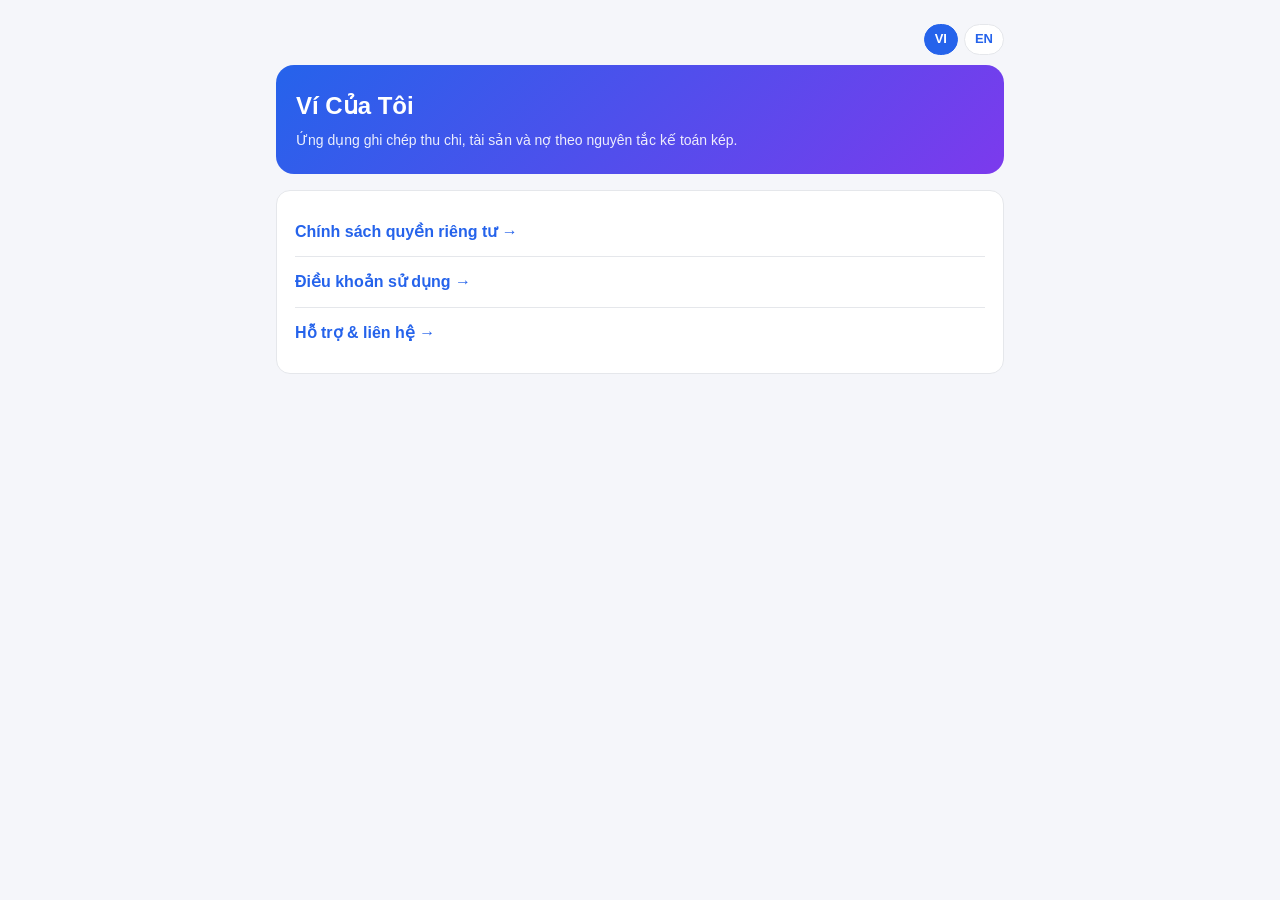
<file: docs/index.html>
<!DOCTYPE html>
<html lang="vi">
<head>
  <meta charset="utf-8">
  <meta name="viewport" content="width=device-width, initial-scale=1">
  <title>Ví Của Tôi</title>
  <link rel="stylesheet" href="style.css">
  <link rel="alternate" hreflang="en" href="en/index.html">
</head>
<body>
<main>
  <nav class="lang"><span>VI</span><a href="en/index.html" hreflang="en">EN</a></nav>
  <header class="hero">
    <h1>Ví Của Tôi</h1>
    <p>Ứng dụng ghi chép thu chi, tài sản và nợ theo nguyên tắc kế toán kép.</p>
  </header>
  <section class="card list">
    <a href="privacy.html">Chính sách quyền riêng tư →</a>
    <a href="terms.html">Điều khoản sử dụng →</a>
    <a href="support.html">Hỗ trợ &amp; liên hệ →</a>
  </section>
</main>
</body>
</html>
</file>
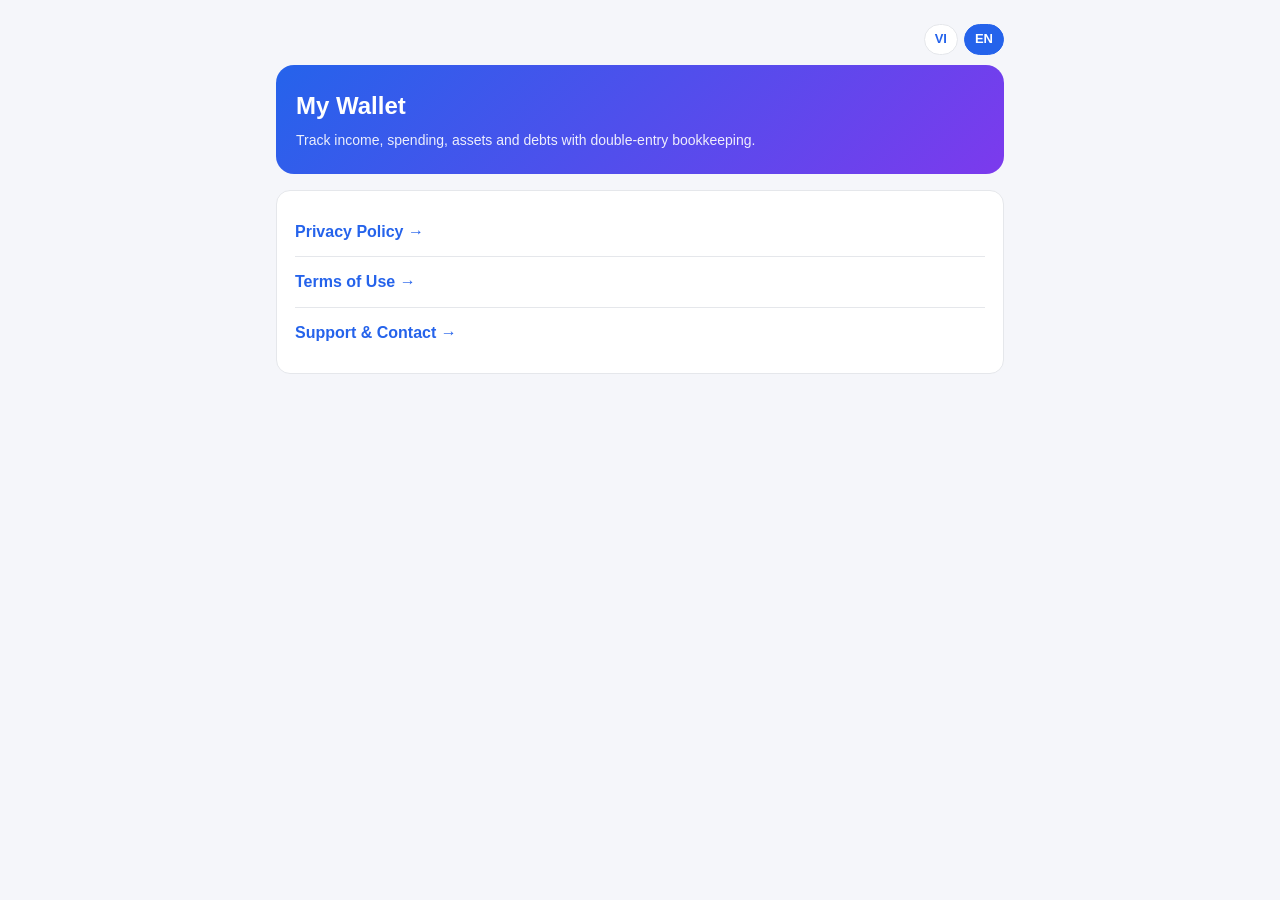
<file: docs/en/index.html>
<!DOCTYPE html>
<html lang="en">
<head>
  <meta charset="utf-8">
  <meta name="viewport" content="width=device-width, initial-scale=1">
  <title>My Wallet</title>
  <link rel="stylesheet" href="../style.css">
  <link rel="alternate" hreflang="vi" href="../index.html">
</head>
<body>
<main>
  <nav class="lang"><a href="../index.html" hreflang="vi">VI</a><span>EN</span></nav>
  <header class="hero">
    <h1>My Wallet</h1>
    <p>Track income, spending, assets and debts with double-entry bookkeeping.</p>
  </header>
  <section class="card list">
    <a href="privacy.html">Privacy Policy →</a>
    <a href="terms.html">Terms of Use →</a>
    <a href="support.html">Support &amp; Contact →</a>
  </section>
</main>
</body>
</html>
</file>
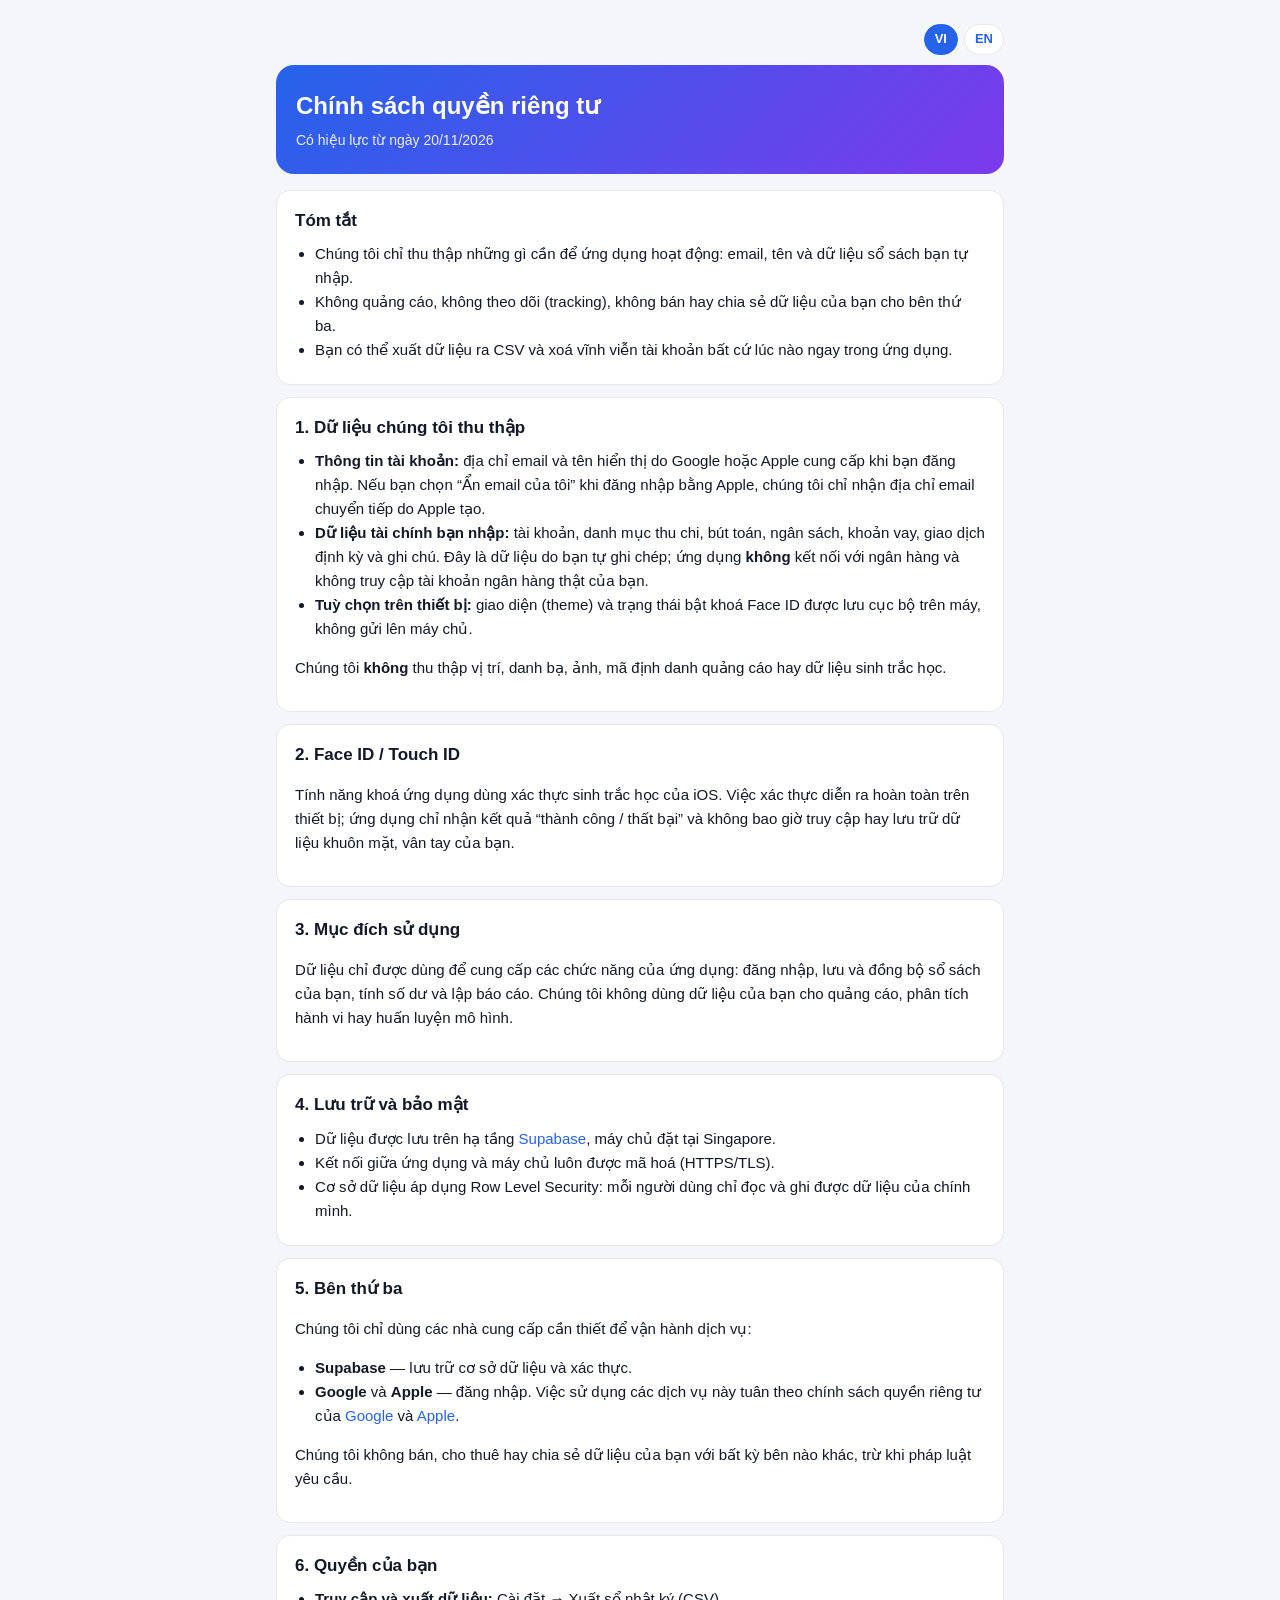
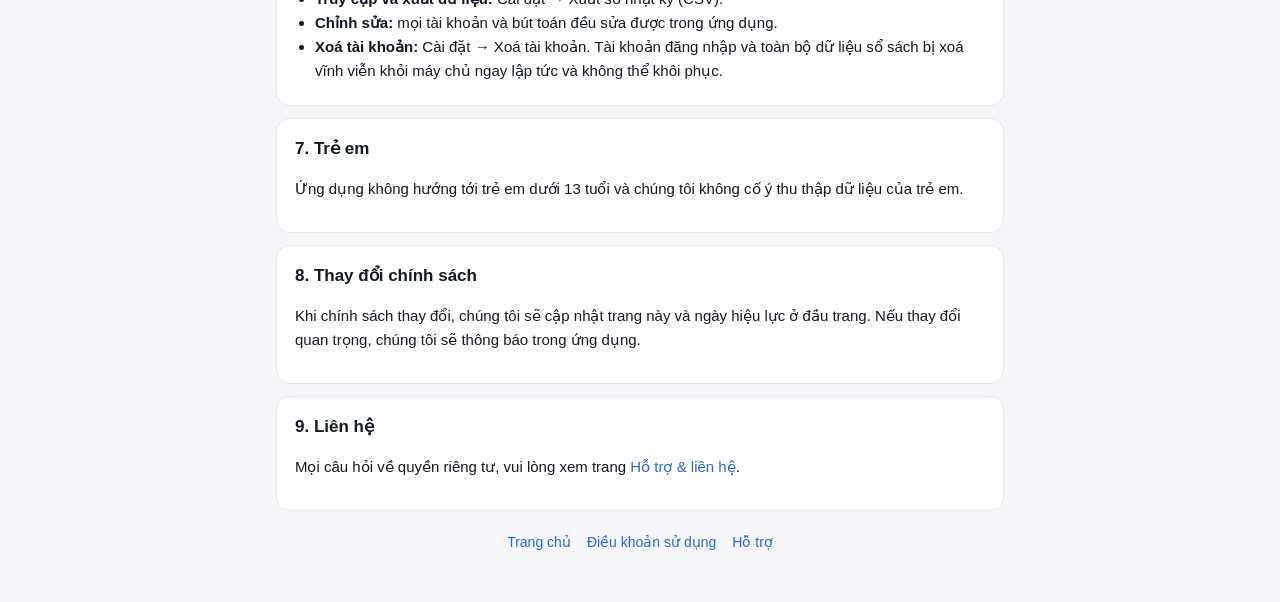
<file: docs/privacy.html>
<!DOCTYPE html>
<html lang="vi">
<head>
  <meta charset="utf-8">
  <meta name="viewport" content="width=device-width, initial-scale=1">
  <title>Chính sách quyền riêng tư — Ví Của Tôi</title>
  <link rel="stylesheet" href="style.css">
  <link rel="alternate" hreflang="en" href="en/privacy.html">
</head>
<body>
<main>
  <nav class="lang"><span>VI</span><a href="en/privacy.html" hreflang="en">EN</a></nav>
  <header class="hero">
    <h1>Chính sách quyền riêng tư</h1>
    <p>Có hiệu lực từ ngày 20/11/2026</p>
  </header>

  <section class="card">
    <h2>Tóm tắt</h2>
    <ul>
      <li>Chúng tôi chỉ thu thập những gì cần để ứng dụng hoạt động: email, tên và dữ liệu sổ sách bạn tự nhập.</li>
      <li>Không quảng cáo, không theo dõi (tracking), không bán hay chia sẻ dữ liệu của bạn cho bên thứ ba.</li>
      <li>Bạn có thể xuất dữ liệu ra CSV và xoá vĩnh viễn tài khoản bất cứ lúc nào ngay trong ứng dụng.</li>
    </ul>
  </section>

  <section class="card">
    <h2>1. Dữ liệu chúng tôi thu thập</h2>
    <ul>
      <li><b>Thông tin tài khoản:</b> địa chỉ email và tên hiển thị do Google hoặc Apple cung cấp khi bạn đăng nhập. Nếu bạn chọn “Ẩn email của tôi” khi đăng nhập bằng Apple, chúng tôi chỉ nhận địa chỉ email chuyển tiếp do Apple tạo.</li>
      <li><b>Dữ liệu tài chính bạn nhập:</b> tài khoản, danh mục thu chi, bút toán, ngân sách, khoản vay, giao dịch định kỳ và ghi chú. Đây là dữ liệu do bạn tự ghi chép; ứng dụng <b>không</b> kết nối với ngân hàng và không truy cập tài khoản ngân hàng thật của bạn.</li>
      <li><b>Tuỳ chọn trên thiết bị:</b> giao diện (theme) và trạng thái bật khoá Face ID được lưu cục bộ trên máy, không gửi lên máy chủ.</li>
    </ul>
    <p>Chúng tôi <b>không</b> thu thập vị trí, danh bạ, ảnh, mã định danh quảng cáo hay dữ liệu sinh trắc học.</p>
  </section>

  <section class="card">
    <h2>2. Face ID / Touch ID</h2>
    <p>Tính năng khoá ứng dụng dùng xác thực sinh trắc học của iOS. Việc xác thực diễn ra hoàn toàn trên thiết bị; ứng dụng chỉ nhận kết quả “thành công / thất bại” và không bao giờ truy cập hay lưu trữ dữ liệu khuôn mặt, vân tay của bạn.</p>
  </section>

  <section class="card">
    <h2>3. Mục đích sử dụng</h2>
    <p>Dữ liệu chỉ được dùng để cung cấp các chức năng của ứng dụng: đăng nhập, lưu và đồng bộ sổ sách của bạn, tính số dư và lập báo cáo. Chúng tôi không dùng dữ liệu của bạn cho quảng cáo, phân tích hành vi hay huấn luyện mô hình.</p>
  </section>

  <section class="card">
    <h2>4. Lưu trữ và bảo mật</h2>
    <ul>
      <li>Dữ liệu được lưu trên hạ tầng <a href="https://supabase.com/privacy">Supabase</a>, máy chủ đặt tại Singapore.</li>
      <li>Kết nối giữa ứng dụng và máy chủ luôn được mã hoá (HTTPS/TLS).</li>
      <li>Cơ sở dữ liệu áp dụng Row Level Security: mỗi người dùng chỉ đọc và ghi được dữ liệu của chính mình.</li>
    </ul>
  </section>

  <section class="card">
    <h2>5. Bên thứ ba</h2>
    <p>Chúng tôi chỉ dùng các nhà cung cấp cần thiết để vận hành dịch vụ:</p>
    <ul>
      <li><b>Supabase</b> — lưu trữ cơ sở dữ liệu và xác thực.</li>
      <li><b>Google</b> và <b>Apple</b> — đăng nhập. Việc sử dụng các dịch vụ này tuân theo chính sách quyền riêng tư của <a href="https://policies.google.com/privacy">Google</a> và <a href="https://www.apple.com/legal/privacy/">Apple</a>.</li>
    </ul>
    <p>Chúng tôi không bán, cho thuê hay chia sẻ dữ liệu của bạn với bất kỳ bên nào khác, trừ khi pháp luật yêu cầu.</p>
  </section>

  <section class="card">
    <h2>6. Quyền của bạn</h2>
    <ul>
      <li><b>Truy cập và xuất dữ liệu:</b> Cài đặt → Xuất sổ nhật ký (CSV).</li>
      <li><b>Chỉnh sửa:</b> mọi tài khoản và bút toán đều sửa được trong ứng dụng.</li>
      <li><b>Xoá tài khoản:</b> Cài đặt → Xoá tài khoản. Tài khoản đăng nhập và toàn bộ dữ liệu sổ sách bị xoá vĩnh viễn khỏi máy chủ ngay lập tức và không thể khôi phục.</li>
    </ul>
  </section>

  <section class="card">
    <h2>7. Trẻ em</h2>
    <p>Ứng dụng không hướng tới trẻ em dưới 13 tuổi và chúng tôi không cố ý thu thập dữ liệu của trẻ em.</p>
  </section>

  <section class="card">
    <h2>8. Thay đổi chính sách</h2>
    <p>Khi chính sách thay đổi, chúng tôi sẽ cập nhật trang này và ngày hiệu lực ở đầu trang. Nếu thay đổi quan trọng, chúng tôi sẽ thông báo trong ứng dụng.</p>
  </section>

  <section class="card">
    <h2>9. Liên hệ</h2>
    <p>Mọi câu hỏi về quyền riêng tư, vui lòng xem trang <a href="support.html">Hỗ trợ &amp; liên hệ</a>.</p>
  </section>

  <nav class="links">
    <a href="index.html">Trang chủ</a><a href="terms.html">Điều khoản sử dụng</a><a href="support.html">Hỗ trợ</a>
  </nav>
</main>
</body>
</html>
</file>
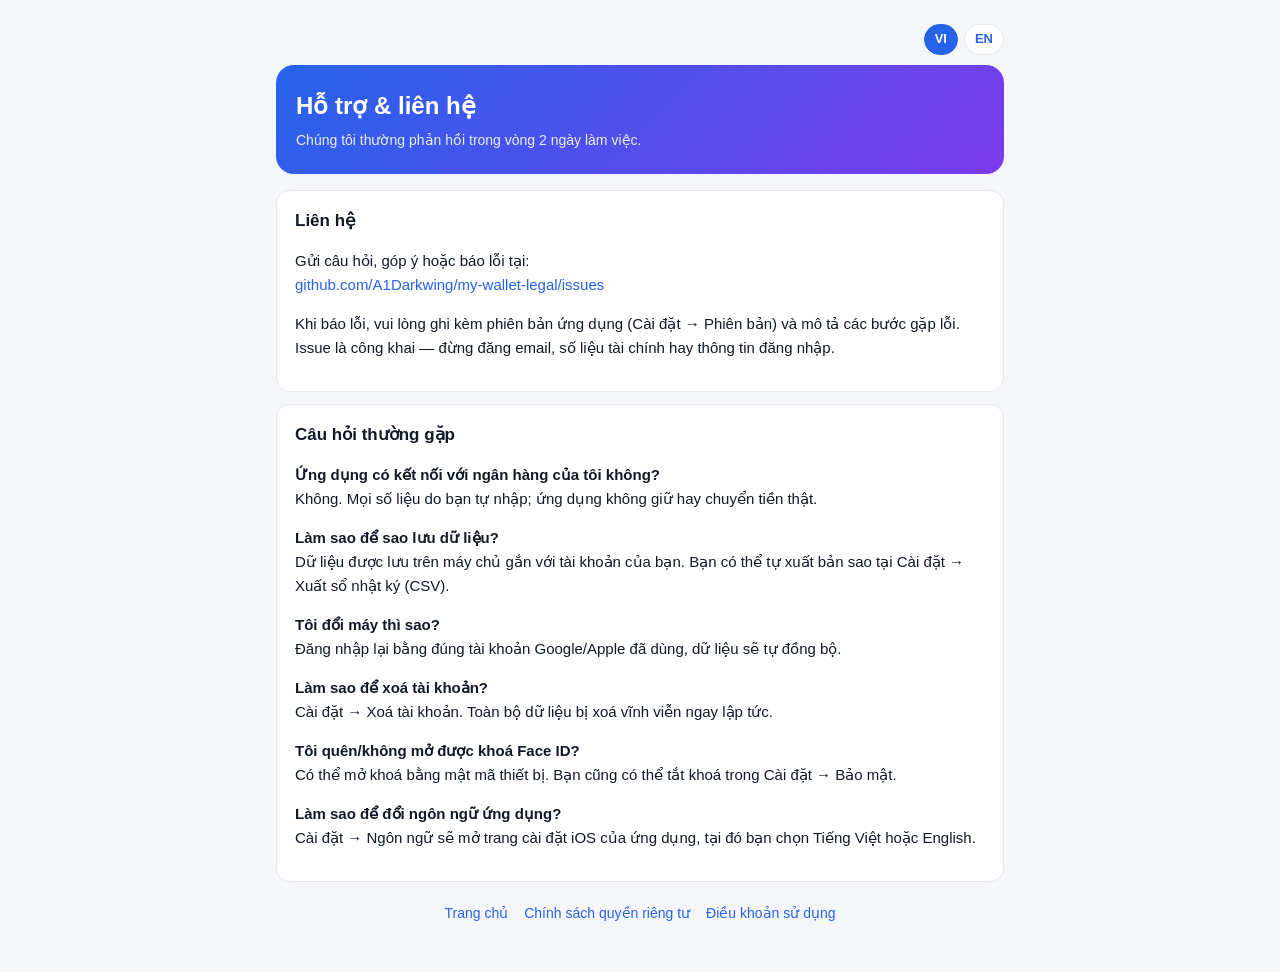
<file: docs/support.html>
<!DOCTYPE html>
<html lang="vi">
<head>
  <meta charset="utf-8">
  <meta name="viewport" content="width=device-width, initial-scale=1">
  <title>Hỗ trợ — Ví Của Tôi</title>
  <link rel="stylesheet" href="style.css">
  <link rel="alternate" hreflang="en" href="en/support.html">
</head>
<body>
<main>
  <nav class="lang"><span>VI</span><a href="en/support.html" hreflang="en">EN</a></nav>
  <header class="hero">
    <h1>Hỗ trợ &amp; liên hệ</h1>
    <p>Chúng tôi thường phản hồi trong vòng 2 ngày làm việc.</p>
  </header>

  <section class="card">
    <h2>Liên hệ</h2>
    <p>Gửi câu hỏi, góp ý hoặc báo lỗi tại:<br>
      <a href="https://github.com/A1Darkwing/my-wallet-legal/issues/new">github.com/A1Darkwing/my-wallet-legal/issues</a></p>
    <p class="muted">Khi báo lỗi, vui lòng ghi kèm phiên bản ứng dụng (Cài đặt → Phiên bản) và mô tả các bước gặp lỗi. Issue là công khai — đừng đăng email, số liệu tài chính hay thông tin đăng nhập.</p>
  </section>

  <section class="card">
    <h2>Câu hỏi thường gặp</h2>
    <p><b>Ứng dụng có kết nối với ngân hàng của tôi không?</b><br>Không. Mọi số liệu do bạn tự nhập; ứng dụng không giữ hay chuyển tiền thật.</p>
    <p><b>Làm sao để sao lưu dữ liệu?</b><br>Dữ liệu được lưu trên máy chủ gắn với tài khoản của bạn. Bạn có thể tự xuất bản sao tại Cài đặt → Xuất sổ nhật ký (CSV).</p>
    <p><b>Tôi đổi máy thì sao?</b><br>Đăng nhập lại bằng đúng tài khoản Google/Apple đã dùng, dữ liệu sẽ tự đồng bộ.</p>
    <p><b>Làm sao để xoá tài khoản?</b><br>Cài đặt → Xoá tài khoản. Toàn bộ dữ liệu bị xoá vĩnh viễn ngay lập tức.</p>
    <p><b>Tôi quên/không mở được khoá Face ID?</b><br>Có thể mở khoá bằng mật mã thiết bị. Bạn cũng có thể tắt khoá trong Cài đặt → Bảo mật.</p>
    <p><b>Làm sao để đổi ngôn ngữ ứng dụng?</b><br>Cài đặt → Ngôn ngữ sẽ mở trang cài đặt iOS của ứng dụng, tại đó bạn chọn Tiếng Việt hoặc English.</p>
  </section>

  <nav class="links">
    <a href="index.html">Trang chủ</a><a href="privacy.html">Chính sách quyền riêng tư</a><a href="terms.html">Điều khoản sử dụng</a>
  </nav>
</main>
</body>
</html>
</file>
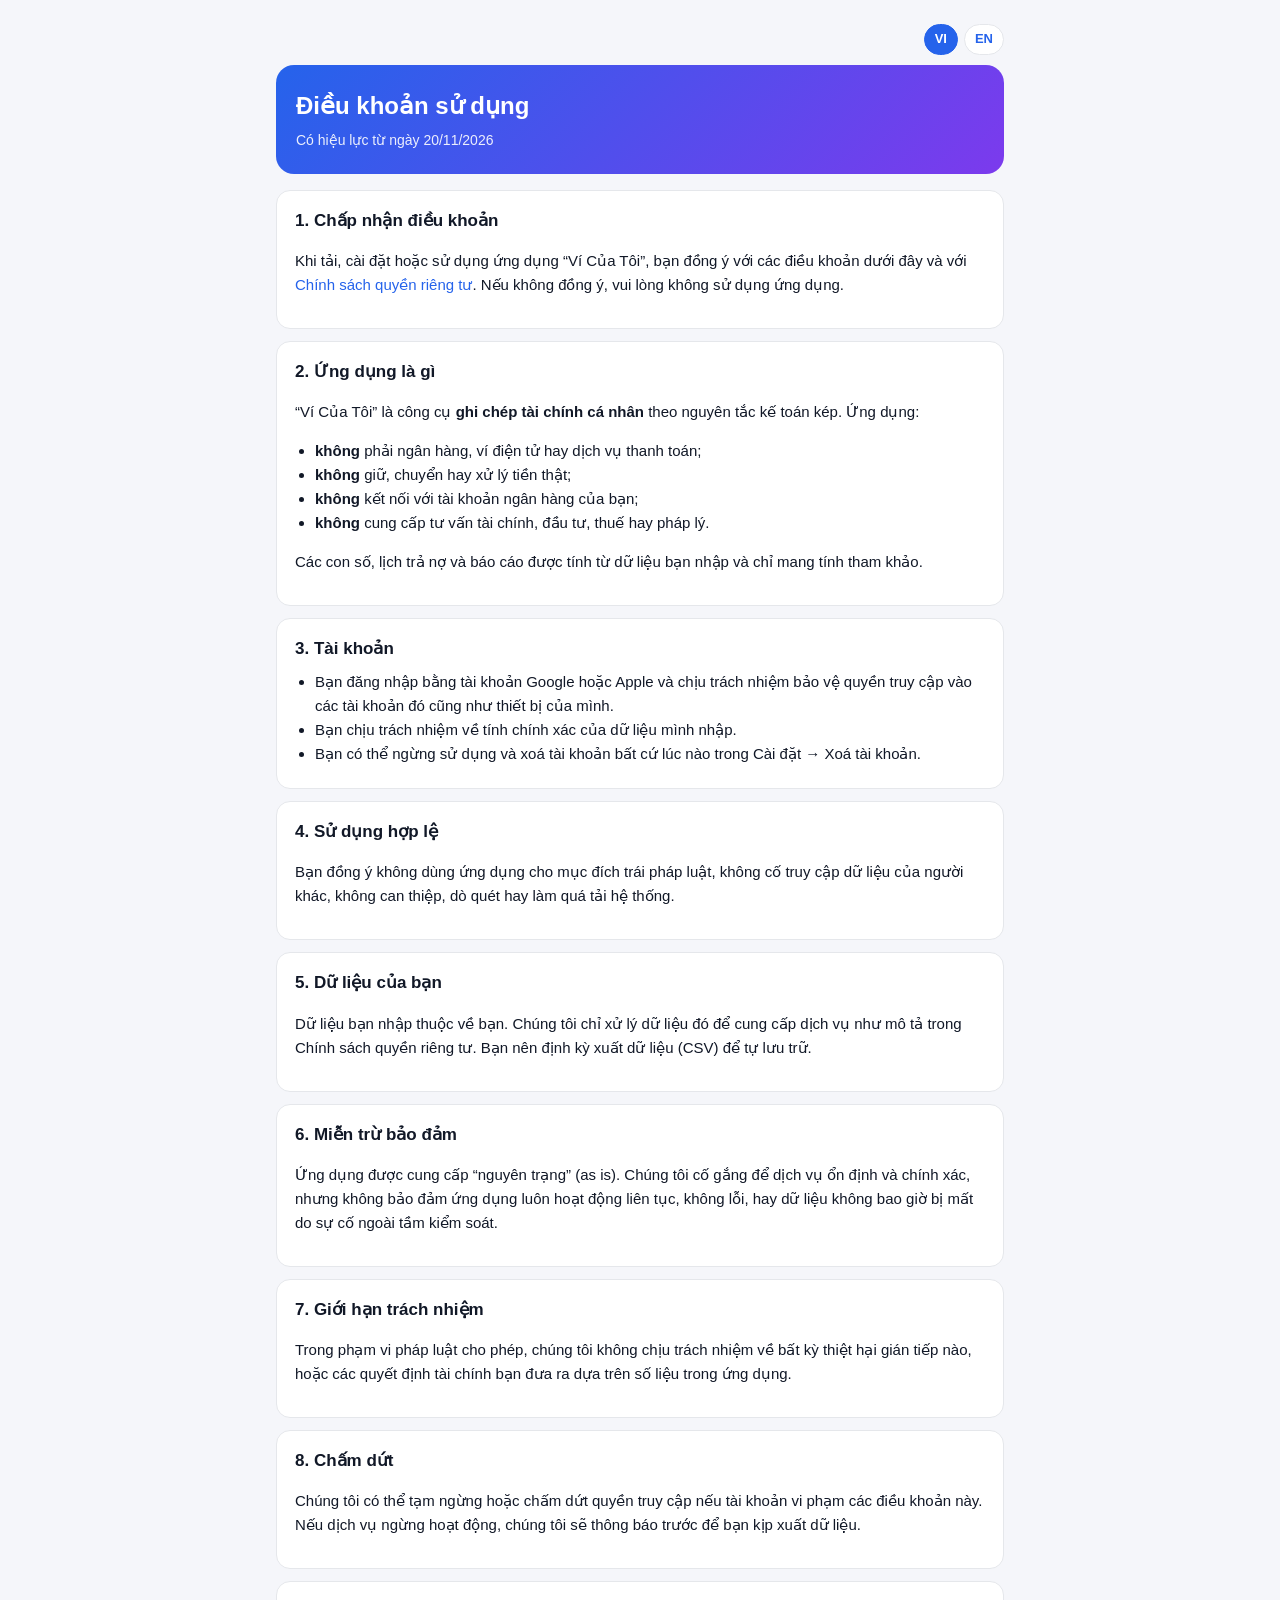
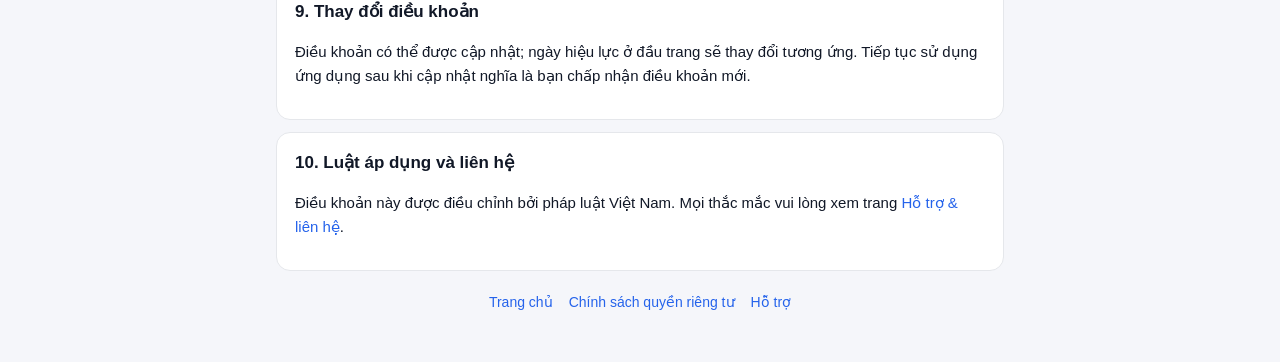
<file: docs/terms.html>
<!DOCTYPE html>
<html lang="vi">
<head>
  <meta charset="utf-8">
  <meta name="viewport" content="width=device-width, initial-scale=1">
  <title>Điều khoản sử dụng — Ví Của Tôi</title>
  <link rel="stylesheet" href="style.css">
  <link rel="alternate" hreflang="en" href="en/terms.html">
</head>
<body>
<main>
  <nav class="lang"><span>VI</span><a href="en/terms.html" hreflang="en">EN</a></nav>
  <header class="hero">
    <h1>Điều khoản sử dụng</h1>
    <p>Có hiệu lực từ ngày 20/11/2026</p>
  </header>

  <section class="card">
    <h2>1. Chấp nhận điều khoản</h2>
    <p>Khi tải, cài đặt hoặc sử dụng ứng dụng “Ví Của Tôi”, bạn đồng ý với các điều khoản dưới đây và với <a href="privacy.html">Chính sách quyền riêng tư</a>. Nếu không đồng ý, vui lòng không sử dụng ứng dụng.</p>
  </section>

  <section class="card">
    <h2>2. Ứng dụng là gì</h2>
    <p>“Ví Của Tôi” là công cụ <b>ghi chép tài chính cá nhân</b> theo nguyên tắc kế toán kép. Ứng dụng:</p>
    <ul>
      <li><b>không</b> phải ngân hàng, ví điện tử hay dịch vụ thanh toán;</li>
      <li><b>không</b> giữ, chuyển hay xử lý tiền thật;</li>
      <li><b>không</b> kết nối với tài khoản ngân hàng của bạn;</li>
      <li><b>không</b> cung cấp tư vấn tài chính, đầu tư, thuế hay pháp lý.</li>
    </ul>
    <p>Các con số, lịch trả nợ và báo cáo được tính từ dữ liệu bạn nhập và chỉ mang tính tham khảo.</p>
  </section>

  <section class="card">
    <h2>3. Tài khoản</h2>
    <ul>
      <li>Bạn đăng nhập bằng tài khoản Google hoặc Apple và chịu trách nhiệm bảo vệ quyền truy cập vào các tài khoản đó cũng như thiết bị của mình.</li>
      <li>Bạn chịu trách nhiệm về tính chính xác của dữ liệu mình nhập.</li>
      <li>Bạn có thể ngừng sử dụng và xoá tài khoản bất cứ lúc nào trong Cài đặt → Xoá tài khoản.</li>
    </ul>
  </section>

  <section class="card">
    <h2>4. Sử dụng hợp lệ</h2>
    <p>Bạn đồng ý không dùng ứng dụng cho mục đích trái pháp luật, không cố truy cập dữ liệu của người khác, không can thiệp, dò quét hay làm quá tải hệ thống.</p>
  </section>

  <section class="card">
    <h2>5. Dữ liệu của bạn</h2>
    <p>Dữ liệu bạn nhập thuộc về bạn. Chúng tôi chỉ xử lý dữ liệu đó để cung cấp dịch vụ như mô tả trong Chính sách quyền riêng tư. Bạn nên định kỳ xuất dữ liệu (CSV) để tự lưu trữ.</p>
  </section>

  <section class="card">
    <h2>6. Miễn trừ bảo đảm</h2>
    <p>Ứng dụng được cung cấp “nguyên trạng” (as is). Chúng tôi cố gắng để dịch vụ ổn định và chính xác, nhưng không bảo đảm ứng dụng luôn hoạt động liên tục, không lỗi, hay dữ liệu không bao giờ bị mất do sự cố ngoài tầm kiểm soát.</p>
  </section>

  <section class="card">
    <h2>7. Giới hạn trách nhiệm</h2>
    <p>Trong phạm vi pháp luật cho phép, chúng tôi không chịu trách nhiệm về bất kỳ thiệt hại gián tiếp nào, hoặc các quyết định tài chính bạn đưa ra dựa trên số liệu trong ứng dụng.</p>
  </section>

  <section class="card">
    <h2>8. Chấm dứt</h2>
    <p>Chúng tôi có thể tạm ngừng hoặc chấm dứt quyền truy cập nếu tài khoản vi phạm các điều khoản này. Nếu dịch vụ ngừng hoạt động, chúng tôi sẽ thông báo trước để bạn kịp xuất dữ liệu.</p>
  </section>

  <section class="card">
    <h2>9. Thay đổi điều khoản</h2>
    <p>Điều khoản có thể được cập nhật; ngày hiệu lực ở đầu trang sẽ thay đổi tương ứng. Tiếp tục sử dụng ứng dụng sau khi cập nhật nghĩa là bạn chấp nhận điều khoản mới.</p>
  </section>

  <section class="card">
    <h2>10. Luật áp dụng và liên hệ</h2>
    <p>Điều khoản này được điều chỉnh bởi pháp luật Việt Nam. Mọi thắc mắc vui lòng xem trang <a href="support.html">Hỗ trợ &amp; liên hệ</a>.</p>
  </section>

  <nav class="links">
    <a href="index.html">Trang chủ</a><a href="privacy.html">Chính sách quyền riêng tư</a><a href="support.html">Hỗ trợ</a>
  </nav>
</main>
</body>
</html>
</file>
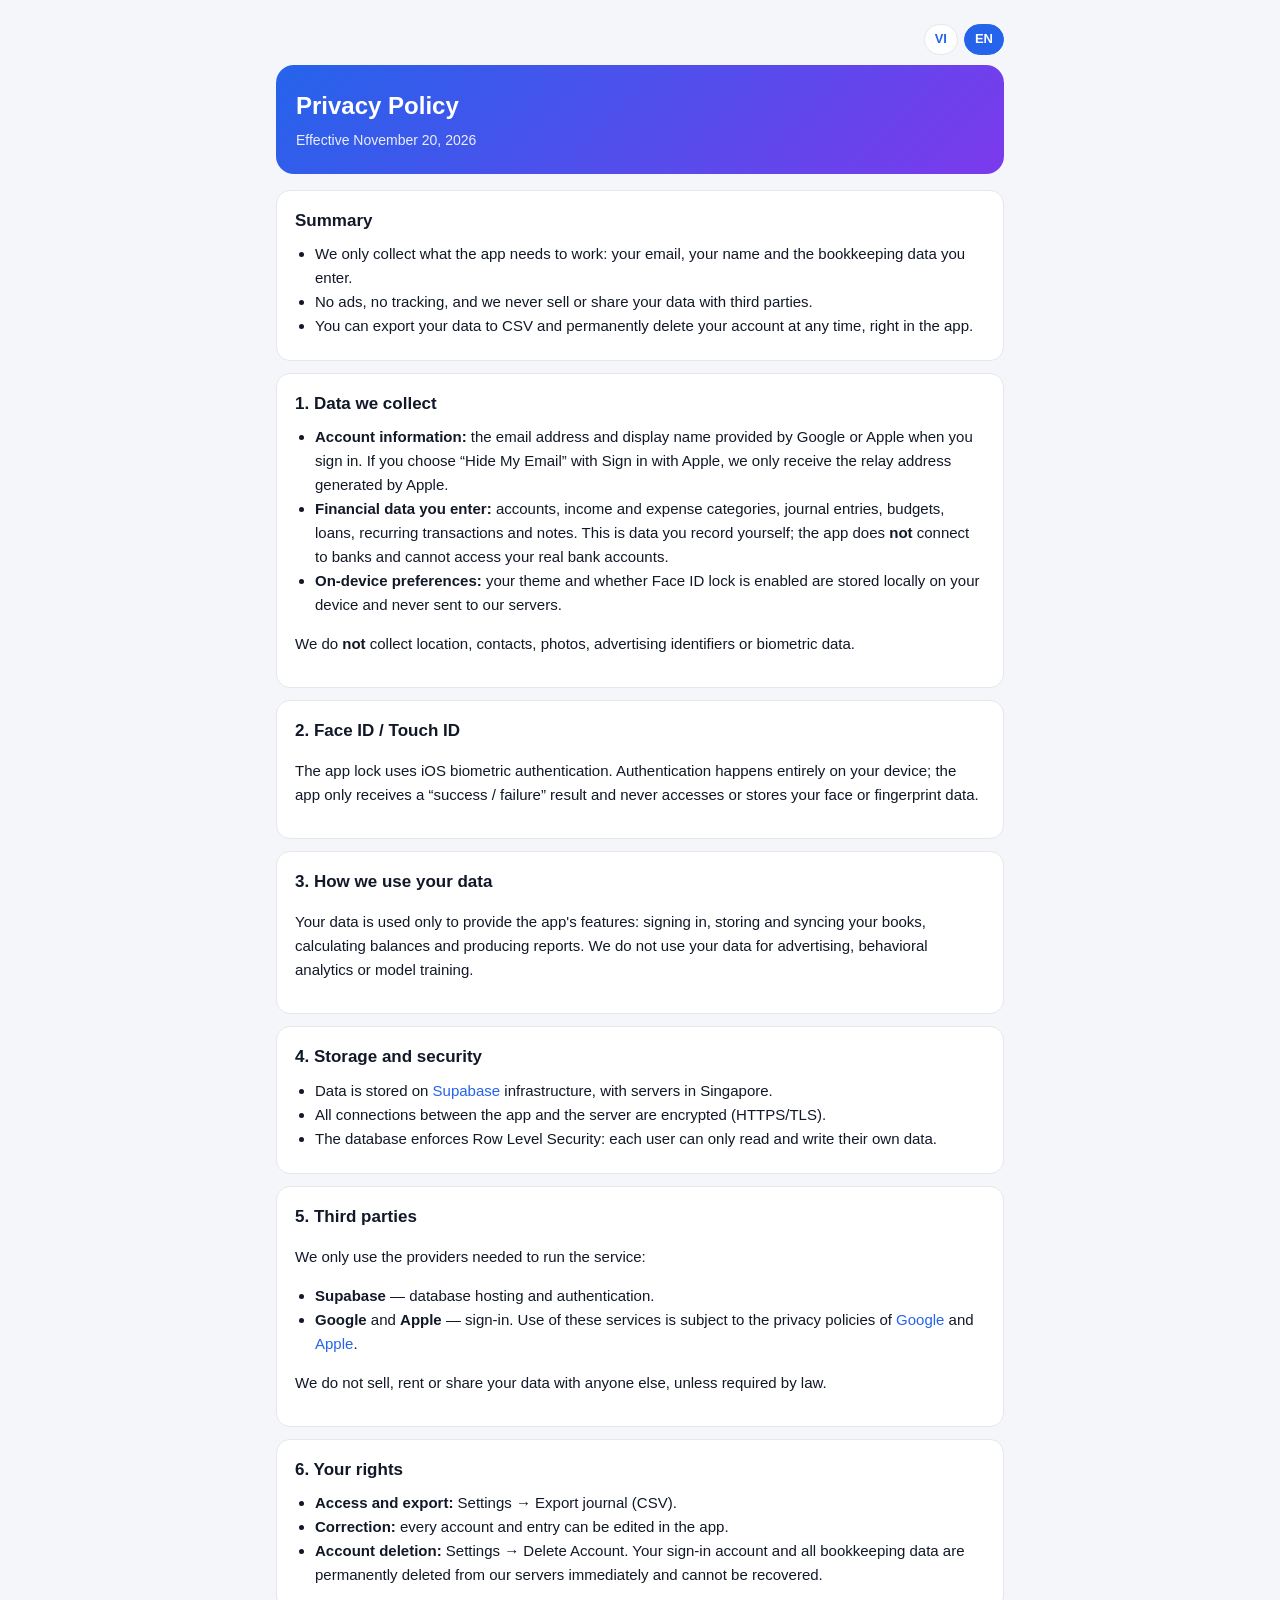
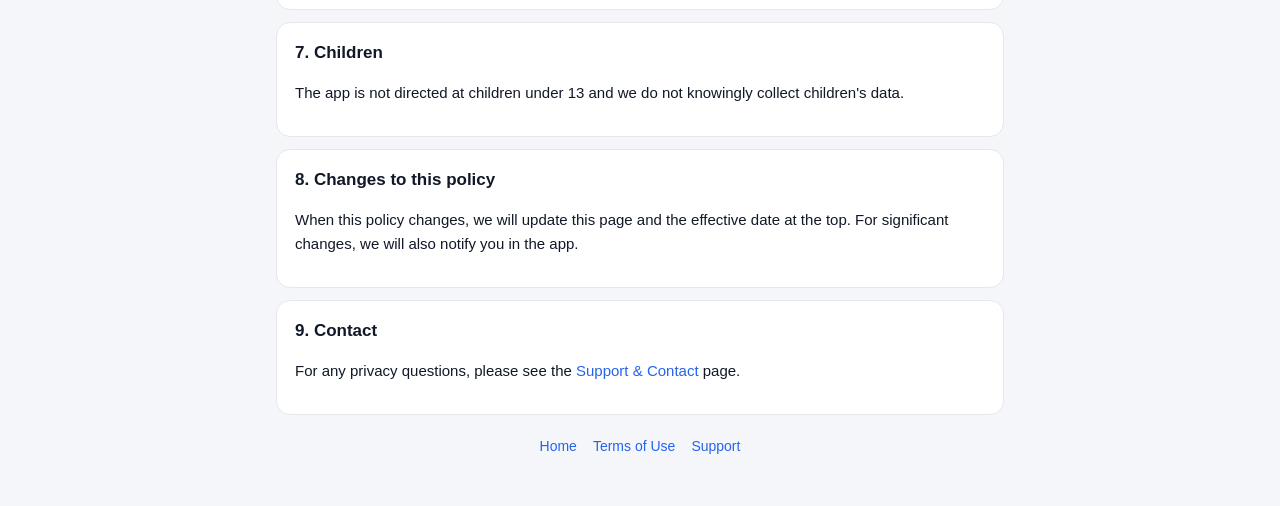
<file: docs/en/privacy.html>
<!DOCTYPE html>
<html lang="en">
<head>
  <meta charset="utf-8">
  <meta name="viewport" content="width=device-width, initial-scale=1">
  <title>Privacy Policy — My Wallet</title>
  <link rel="stylesheet" href="../style.css">
  <link rel="alternate" hreflang="vi" href="../privacy.html">
</head>
<body>
<main>
  <nav class="lang"><a href="../privacy.html" hreflang="vi">VI</a><span>EN</span></nav>
  <header class="hero">
    <h1>Privacy Policy</h1>
    <p>Effective November 20, 2026</p>
  </header>

  <section class="card">
    <h2>Summary</h2>
    <ul>
      <li>We only collect what the app needs to work: your email, your name and the bookkeeping data you enter.</li>
      <li>No ads, no tracking, and we never sell or share your data with third parties.</li>
      <li>You can export your data to CSV and permanently delete your account at any time, right in the app.</li>
    </ul>
  </section>

  <section class="card">
    <h2>1. Data we collect</h2>
    <ul>
      <li><b>Account information:</b> the email address and display name provided by Google or Apple when you sign in. If you choose “Hide My Email” with Sign in with Apple, we only receive the relay address generated by Apple.</li>
      <li><b>Financial data you enter:</b> accounts, income and expense categories, journal entries, budgets, loans, recurring transactions and notes. This is data you record yourself; the app does <b>not</b> connect to banks and cannot access your real bank accounts.</li>
      <li><b>On-device preferences:</b> your theme and whether Face ID lock is enabled are stored locally on your device and never sent to our servers.</li>
    </ul>
    <p>We do <b>not</b> collect location, contacts, photos, advertising identifiers or biometric data.</p>
  </section>

  <section class="card">
    <h2>2. Face ID / Touch ID</h2>
    <p>The app lock uses iOS biometric authentication. Authentication happens entirely on your device; the app only receives a “success / failure” result and never accesses or stores your face or fingerprint data.</p>
  </section>

  <section class="card">
    <h2>3. How we use your data</h2>
    <p>Your data is used only to provide the app's features: signing in, storing and syncing your books, calculating balances and producing reports. We do not use your data for advertising, behavioral analytics or model training.</p>
  </section>

  <section class="card">
    <h2>4. Storage and security</h2>
    <ul>
      <li>Data is stored on <a href="https://supabase.com/privacy">Supabase</a> infrastructure, with servers in Singapore.</li>
      <li>All connections between the app and the server are encrypted (HTTPS/TLS).</li>
      <li>The database enforces Row Level Security: each user can only read and write their own data.</li>
    </ul>
  </section>

  <section class="card">
    <h2>5. Third parties</h2>
    <p>We only use the providers needed to run the service:</p>
    <ul>
      <li><b>Supabase</b> — database hosting and authentication.</li>
      <li><b>Google</b> and <b>Apple</b> — sign-in. Use of these services is subject to the privacy policies of <a href="https://policies.google.com/privacy">Google</a> and <a href="https://www.apple.com/legal/privacy/">Apple</a>.</li>
    </ul>
    <p>We do not sell, rent or share your data with anyone else, unless required by law.</p>
  </section>

  <section class="card">
    <h2>6. Your rights</h2>
    <ul>
      <li><b>Access and export:</b> Settings → Export journal (CSV).</li>
      <li><b>Correction:</b> every account and entry can be edited in the app.</li>
      <li><b>Account deletion:</b> Settings → Delete Account. Your sign-in account and all bookkeeping data are permanently deleted from our servers immediately and cannot be recovered.</li>
    </ul>
  </section>

  <section class="card">
    <h2>7. Children</h2>
    <p>The app is not directed at children under 13 and we do not knowingly collect children's data.</p>
  </section>

  <section class="card">
    <h2>8. Changes to this policy</h2>
    <p>When this policy changes, we will update this page and the effective date at the top. For significant changes, we will also notify you in the app.</p>
  </section>

  <section class="card">
    <h2>9. Contact</h2>
    <p>For any privacy questions, please see the <a href="support.html">Support &amp; Contact</a> page.</p>
  </section>

  <nav class="links">
    <a href="index.html">Home</a><a href="terms.html">Terms of Use</a><a href="support.html">Support</a>
  </nav>
</main>
</body>
</html>
</file>
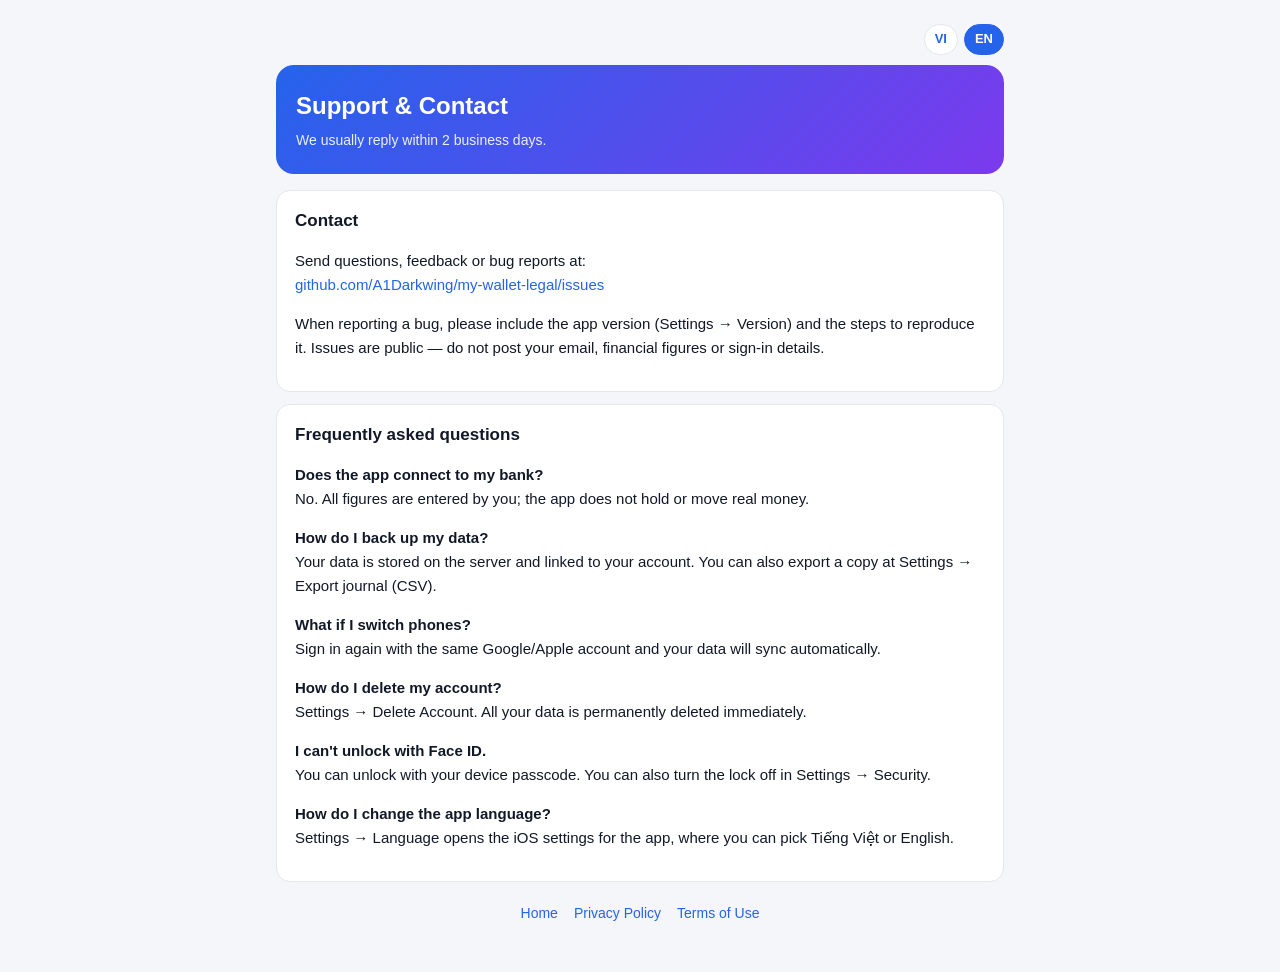
<file: docs/en/support.html>
<!DOCTYPE html>
<html lang="en">
<head>
  <meta charset="utf-8">
  <meta name="viewport" content="width=device-width, initial-scale=1">
  <title>Support — My Wallet</title>
  <link rel="stylesheet" href="../style.css">
  <link rel="alternate" hreflang="vi" href="../support.html">
</head>
<body>
<main>
  <nav class="lang"><a href="../support.html" hreflang="vi">VI</a><span>EN</span></nav>
  <header class="hero">
    <h1>Support &amp; Contact</h1>
    <p>We usually reply within 2 business days.</p>
  </header>

  <section class="card">
    <h2>Contact</h2>
    <p>Send questions, feedback or bug reports at:<br>
      <a href="https://github.com/A1Darkwing/my-wallet-legal/issues/new">github.com/A1Darkwing/my-wallet-legal/issues</a></p>
    <p class="muted">When reporting a bug, please include the app version (Settings → Version) and the steps to reproduce it. Issues are public — do not post your email, financial figures or sign-in details.</p>
  </section>

  <section class="card">
    <h2>Frequently asked questions</h2>
    <p><b>Does the app connect to my bank?</b><br>No. All figures are entered by you; the app does not hold or move real money.</p>
    <p><b>How do I back up my data?</b><br>Your data is stored on the server and linked to your account. You can also export a copy at Settings → Export journal (CSV).</p>
    <p><b>What if I switch phones?</b><br>Sign in again with the same Google/Apple account and your data will sync automatically.</p>
    <p><b>How do I delete my account?</b><br>Settings → Delete Account. All your data is permanently deleted immediately.</p>
    <p><b>I can't unlock with Face ID.</b><br>You can unlock with your device passcode. You can also turn the lock off in Settings → Security.</p>
    <p><b>How do I change the app language?</b><br>Settings → Language opens the iOS settings for the app, where you can pick Tiếng Việt or English.</p>
  </section>

  <nav class="links">
    <a href="index.html">Home</a><a href="privacy.html">Privacy Policy</a><a href="terms.html">Terms of Use</a>
  </nav>
</main>
</body>
</html>
</file>
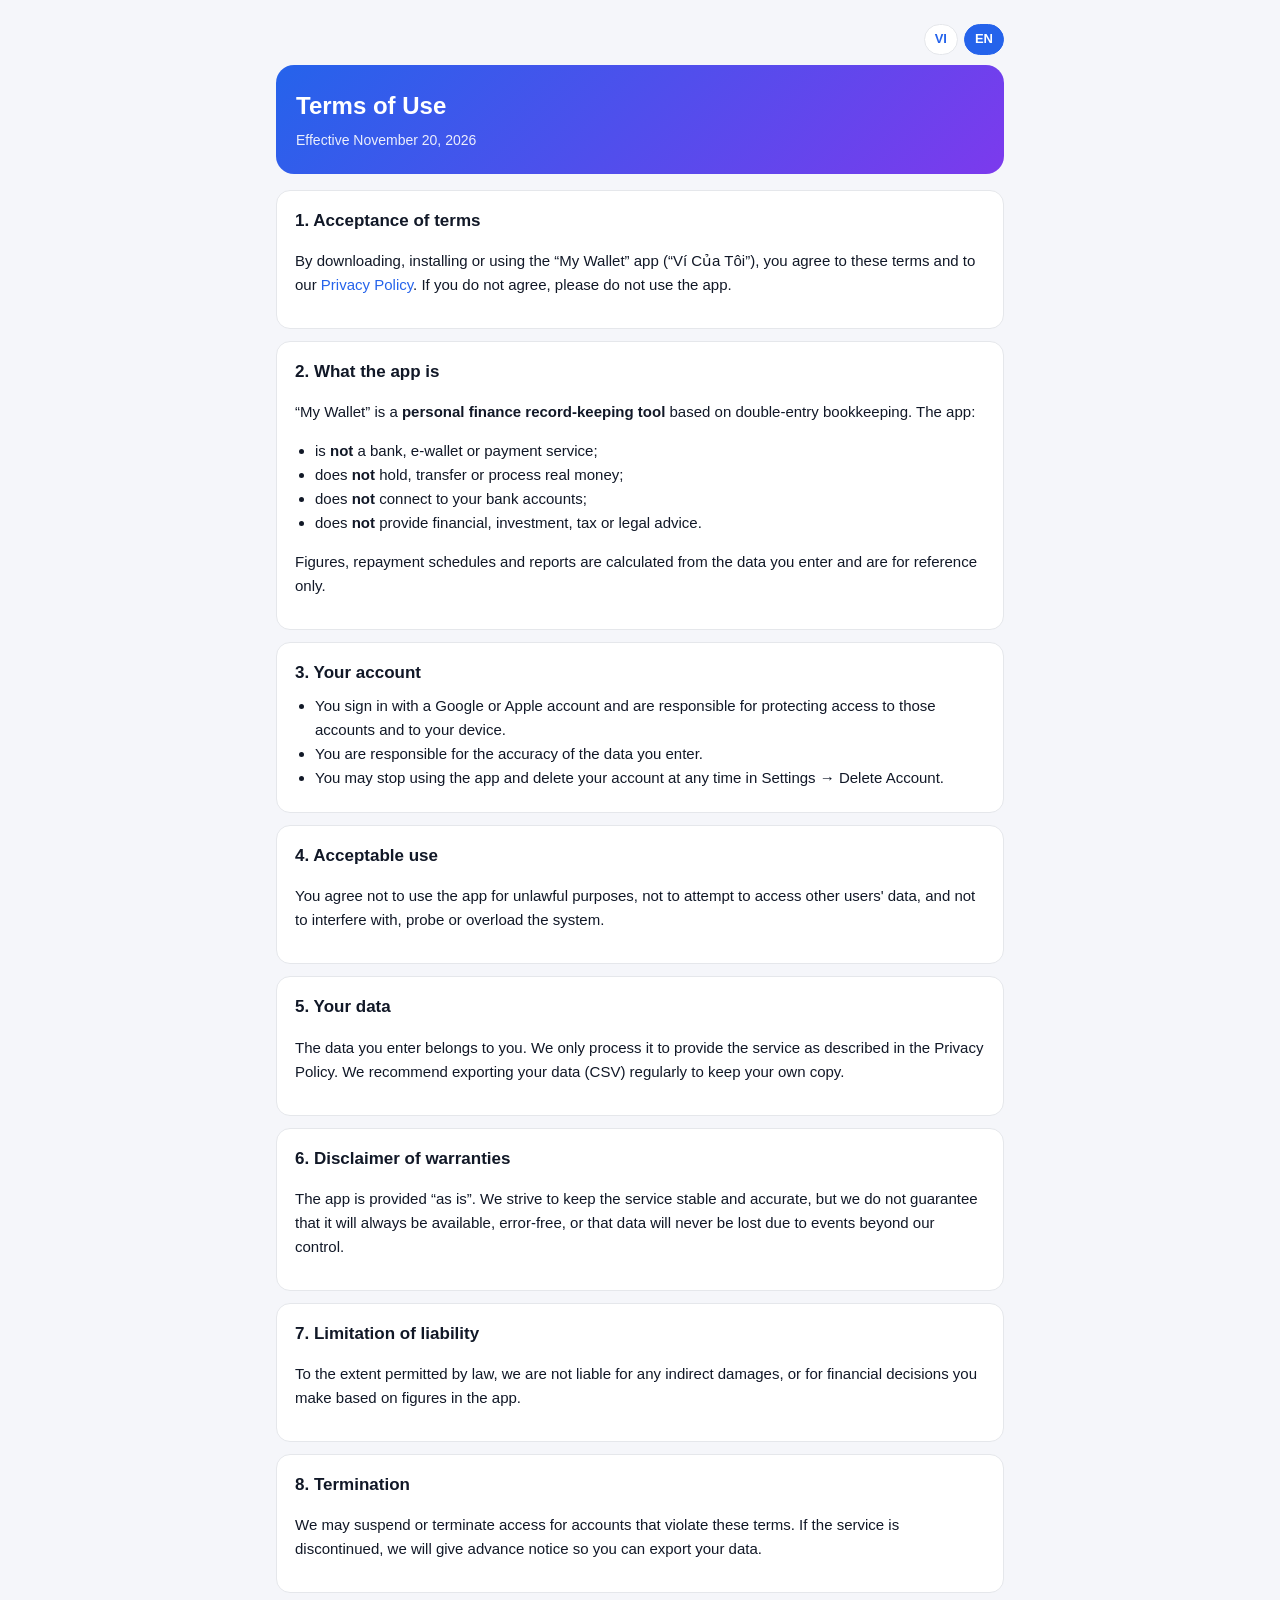
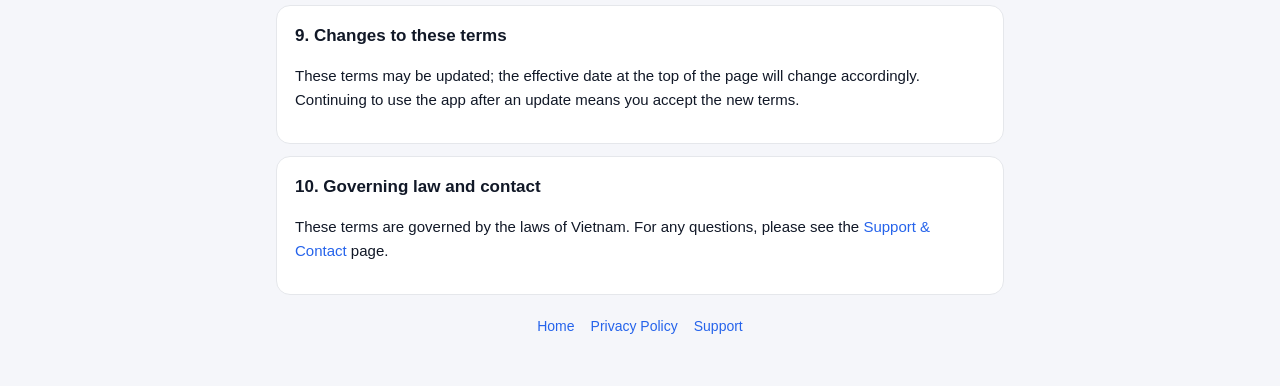
<file: docs/en/terms.html>
<!DOCTYPE html>
<html lang="en">
<head>
  <meta charset="utf-8">
  <meta name="viewport" content="width=device-width, initial-scale=1">
  <title>Terms of Use — My Wallet</title>
  <link rel="stylesheet" href="../style.css">
  <link rel="alternate" hreflang="vi" href="../terms.html">
</head>
<body>
<main>
  <nav class="lang"><a href="../terms.html" hreflang="vi">VI</a><span>EN</span></nav>
  <header class="hero">
    <h1>Terms of Use</h1>
    <p>Effective November 20, 2026</p>
  </header>

  <section class="card">
    <h2>1. Acceptance of terms</h2>
    <p>By downloading, installing or using the “My Wallet” app (“Ví Của Tôi”), you agree to these terms and to our <a href="privacy.html">Privacy Policy</a>. If you do not agree, please do not use the app.</p>
  </section>

  <section class="card">
    <h2>2. What the app is</h2>
    <p>“My Wallet” is a <b>personal finance record-keeping tool</b> based on double-entry bookkeeping. The app:</p>
    <ul>
      <li>is <b>not</b> a bank, e-wallet or payment service;</li>
      <li>does <b>not</b> hold, transfer or process real money;</li>
      <li>does <b>not</b> connect to your bank accounts;</li>
      <li>does <b>not</b> provide financial, investment, tax or legal advice.</li>
    </ul>
    <p>Figures, repayment schedules and reports are calculated from the data you enter and are for reference only.</p>
  </section>

  <section class="card">
    <h2>3. Your account</h2>
    <ul>
      <li>You sign in with a Google or Apple account and are responsible for protecting access to those accounts and to your device.</li>
      <li>You are responsible for the accuracy of the data you enter.</li>
      <li>You may stop using the app and delete your account at any time in Settings → Delete Account.</li>
    </ul>
  </section>

  <section class="card">
    <h2>4. Acceptable use</h2>
    <p>You agree not to use the app for unlawful purposes, not to attempt to access other users' data, and not to interfere with, probe or overload the system.</p>
  </section>

  <section class="card">
    <h2>5. Your data</h2>
    <p>The data you enter belongs to you. We only process it to provide the service as described in the Privacy Policy. We recommend exporting your data (CSV) regularly to keep your own copy.</p>
  </section>

  <section class="card">
    <h2>6. Disclaimer of warranties</h2>
    <p>The app is provided “as is”. We strive to keep the service stable and accurate, but we do not guarantee that it will always be available, error-free, or that data will never be lost due to events beyond our control.</p>
  </section>

  <section class="card">
    <h2>7. Limitation of liability</h2>
    <p>To the extent permitted by law, we are not liable for any indirect damages, or for financial decisions you make based on figures in the app.</p>
  </section>

  <section class="card">
    <h2>8. Termination</h2>
    <p>We may suspend or terminate access for accounts that violate these terms. If the service is discontinued, we will give advance notice so you can export your data.</p>
  </section>

  <section class="card">
    <h2>9. Changes to these terms</h2>
    <p>These terms may be updated; the effective date at the top of the page will change accordingly. Continuing to use the app after an update means you accept the new terms.</p>
  </section>

  <section class="card">
    <h2>10. Governing law and contact</h2>
    <p>These terms are governed by the laws of Vietnam. For any questions, please see the <a href="support.html">Support &amp; Contact</a> page.</p>
  </section>

  <nav class="links">
    <a href="index.html">Home</a><a href="privacy.html">Privacy Policy</a><a href="support.html">Support</a>
  </nav>
</main>
</body>
</html>
</file>
<file: docs/style.css>
:root {
  --bg: #F5F6FA; --card: #FFFFFF; --border: #E5E7EB; --text: #111827;
  --muted: #6B7280; --brand: #2563EB; --brand2: #7C3AED;
}
@media (prefers-color-scheme: dark) {
  :root { --bg: #0B0F19; --card: #151A26; --border: #262D3D; --text: #F3F4F6; --muted: #9CA3AF; --brand: #60A5FA; }
}
* { box-sizing: border-box; }
body {
  margin: 0; background: var(--bg); color: var(--text);
  font: 16px/1.6 -apple-system, BlinkMacSystemFont, "SF Pro Text", "Segoe UI", Roboto, sans-serif;
  -webkit-text-size-adjust: 100%;
}
main { max-width: 760px; margin: 0 auto; padding: 24px 16px 48px; }
header.hero {
  background: linear-gradient(135deg, var(--brand), var(--brand2)); color: #fff;
  border-radius: 18px; padding: 22px 20px; margin-bottom: 16px;
}
header.hero h1 { margin: 0 0 4px; font-size: 24px; }
header.hero p { margin: 0; opacity: .9; font-size: 14px; }
section.card {
  background: var(--card); border: 1px solid var(--border); border-radius: 14px;
  padding: 16px 18px; margin-bottom: 12px;
}
section.card h2 { font-size: 17px; margin: 0 0 8px; }
section.card p, section.card li { color: var(--text); font-size: 15px; }
section.card ul { padding-left: 20px; margin: 6px 0; }
.muted { color: var(--muted); font-size: 13px; }
a { color: var(--brand); text-decoration: none; }
a:hover { text-decoration: underline; }
nav.links { display: flex; flex-wrap: wrap; gap: 8px 16px; justify-content: center; margin-top: 20px; font-size: 14px; }
.list a { display: block; padding: 12px 0; border-bottom: 1px solid var(--border); font-weight: 600; }
.list a:last-child { border-bottom: none; }
nav.lang { display: flex; justify-content: flex-end; gap: 6px; margin-bottom: 10px; font-size: 13px; font-weight: 600; }
nav.lang a, nav.lang span { padding: 4px 10px; border-radius: 999px; border: 1px solid var(--border); background: var(--card); }
nav.lang span { background: var(--brand); border-color: var(--brand); color: #fff; }
</file>
